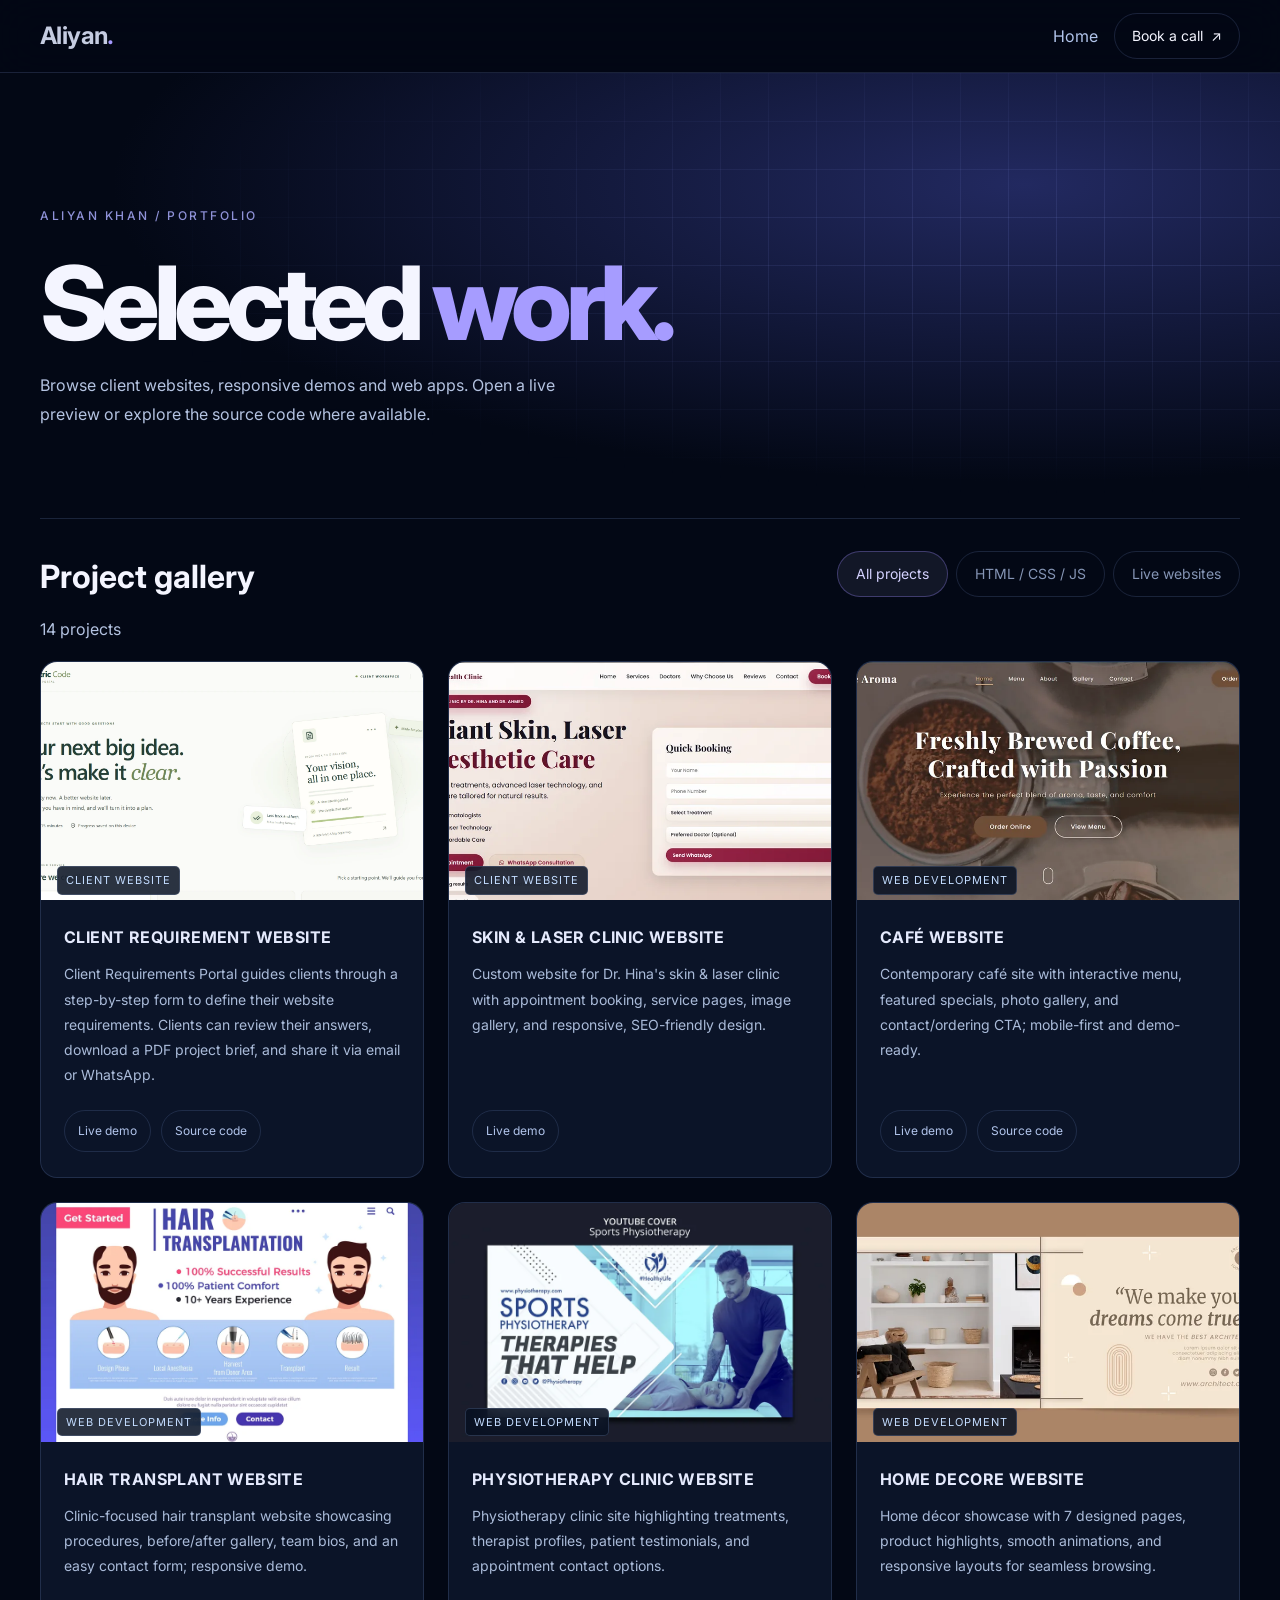
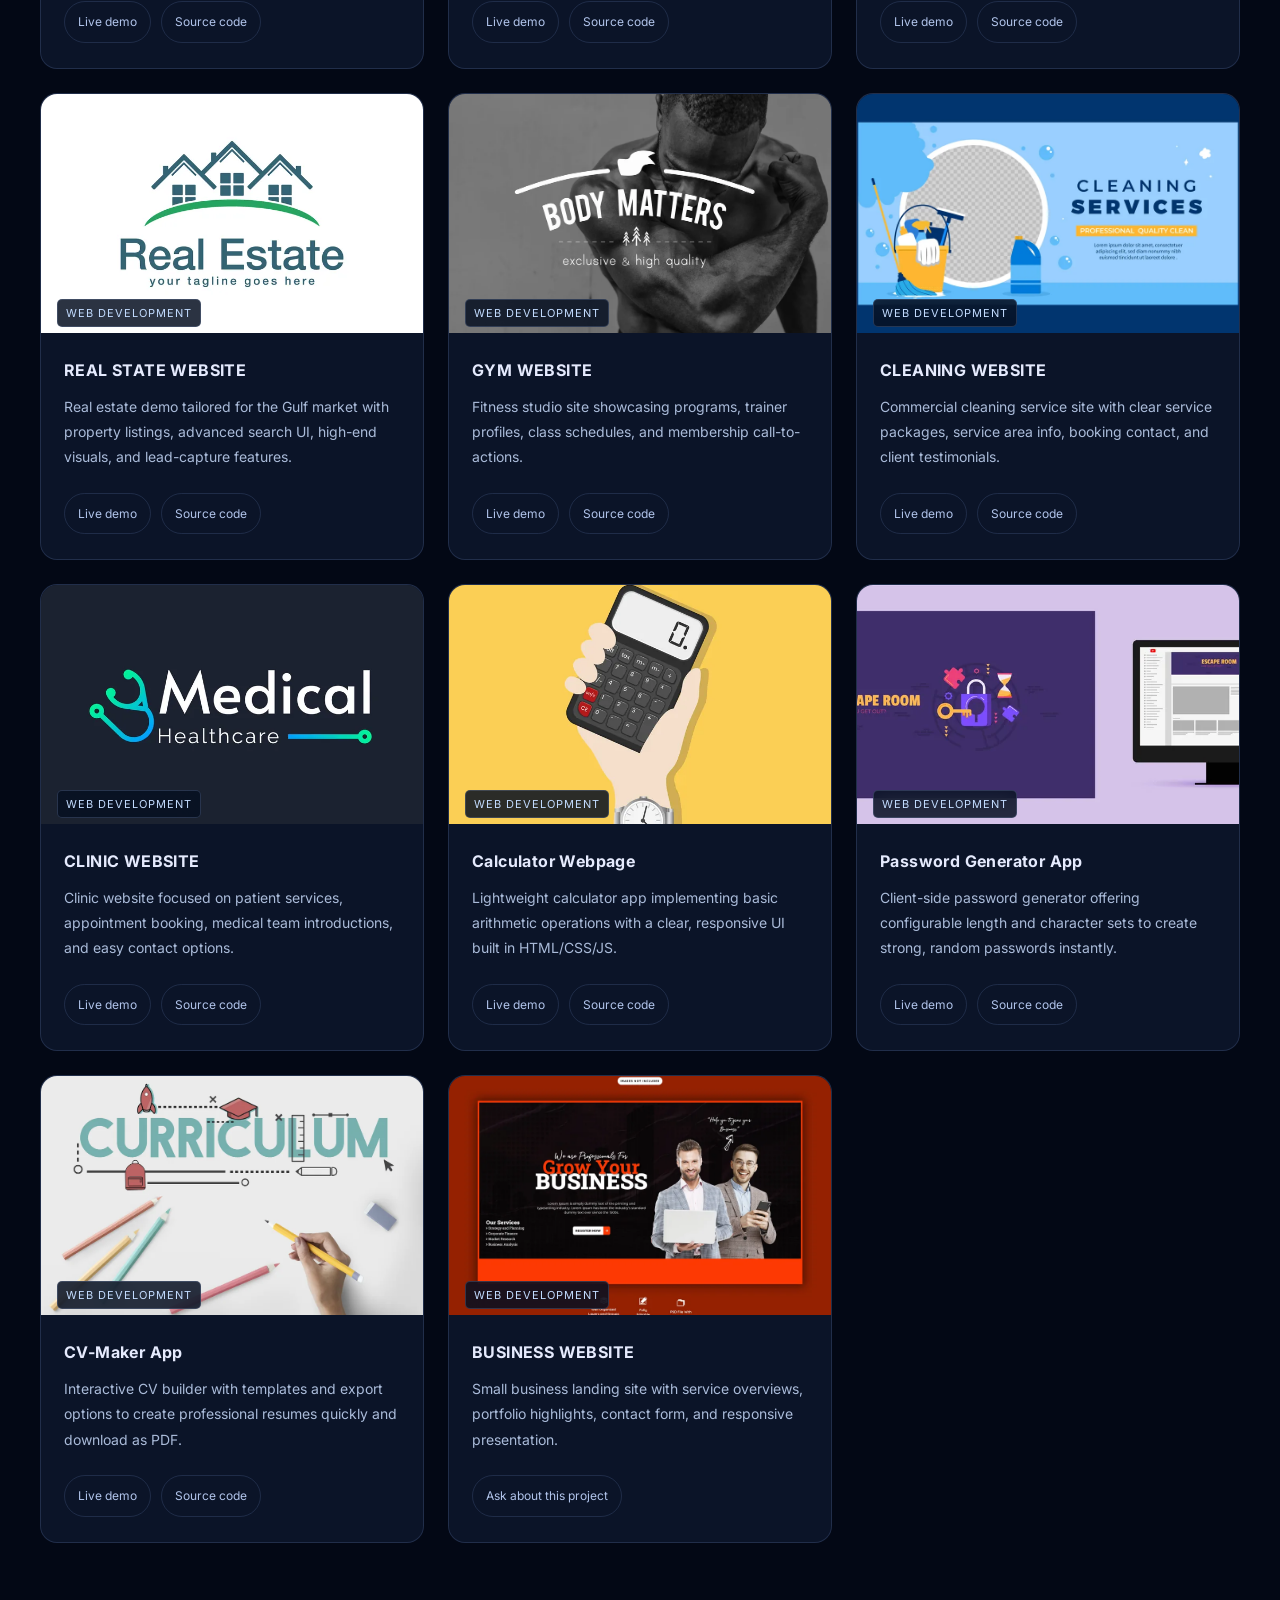
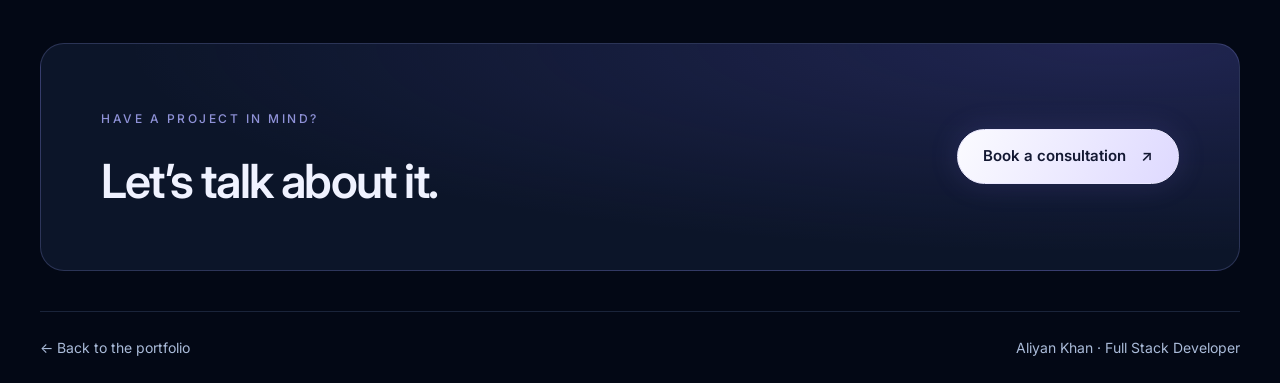
<file: projects.html>
<!DOCTYPE html>
<html lang="en">
<head>
    <meta charset="UTF-8">
    <meta name="viewport" content="width=device-width, initial-scale=1.0">
    <meta name="description" content="Explore Aliyan Khan’s client websites, responsive demos, and web apps.">
    <meta property="og:title" content="Selected Projects | Aliyan Khan">
    <meta property="og:description" content="Browse client websites, responsive demos, and web apps with live previews and source code.">
    <meta property="og:type" content="website">
    <title>Selected Projects | Aliyan Khan</title>
    <link rel="stylesheet" href="utilities.css">
    <link rel="stylesheet" href="https://fonts.googleapis.com/css2?family=Inter:wght@400;500;600;700;800&display=swap">
    <link rel="stylesheet" href="style.css">
    <script src="projects.js" defer></script>
</head>
<body class="font-inter projects-page">
    <a class="skip-link" href="#gallery">Skip to projects</a>
    <header class="gallery-header">
        <div class="gallery-shell">
            <a class="text-2xl font-bold tracking-tight" href="index.html" aria-label="Aliyan home"><span class="logo-text">Aliyan</span><span class="logo-dot">.</span></a>
            <nav aria-label="Portfolio">
                <a href="index.html">Home</a>
                <a href="index.html#consultation" class="nav-link-cta">Book a call <span aria-hidden="true">↗</span></a>
            </nav>
        </div>
    </header>
    <main>
        <section class="gallery-hero">
            <div class="gallery-shell">
                <p class="section-tag">ALIYAN KHAN / PORTFOLIO</p>
                <h1>Selected <span>work.</span></h1>
                <p>Browse client websites, responsive demos and web apps. Open a live preview or explore the source code where available.</p>
            </div>
        </section>
        <section id="gallery" class="gallery-shell" tabindex="-1" aria-labelledby="gallery-title">
            <div class="gallery-toolbar">
                <h2 id="gallery-title">Project gallery</h2>
                <div class="gallery-filters" role="group" aria-label="Filter projects" hidden>
                    <button type="button" class="filter-btn active-filter" data-filter="all" aria-pressed="true">All projects</button>
                    <button type="button" class="filter-btn" data-filter="html" aria-pressed="false">HTML / CSS / JS</button>
                    <button type="button" class="filter-btn" data-filter="live" aria-pressed="false">Live websites</button>
                </div>
            </div>
            <p class="project-status" role="status" id="project-status"></p>
            <button id="project-retry" class="btn-outline" type="button" hidden>Try again</button>
            <noscript><p>Enable JavaScript to load the gallery, or visit <a href="https://github.com/Aliyank001">Aliyan’s GitHub</a>.</p></noscript>
            <div class="project-grid" id="projects-container"></div>
        </section>
        <aside class="gallery-shell">
            <div class="work-preview">
                <div>
                    <span class="section-tag">HAVE A PROJECT IN MIND?</span>
                    <h2 class="section-heading">Let’s talk about it.</h2>
                </div>
                <a class="btn-primary" href="index.html#consultation">Book a consultation <span aria-hidden="true">↗</span></a>
            </div>
        </aside>
    </main>
    <footer class="gallery-shell gallery-footer"><a href="index.html">← Back to the portfolio</a><span>Aliyan Khan · Full Stack Developer</span></footer>
    <template id="project-template">
        <article class="project-card">
            <div class="project-media"><img class="project-img" alt="" width="640" height="400" loading="lazy" decoding="async"></div>
            <div class="project-overlay">
                <span class="project-category"></span>
                <h3></h3>
                <p></p>
                <div class="project-links flex flex-wrap"></div>
            </div>
        </article>
    </template>
</body>
</html>
</file>
<file: utilities.css>
/* Generated utility styles used by this portfolio. No runtime compiler required. */
*, ::before, ::after{--tw-border-spacing-x:0;--tw-border-spacing-y:0;--tw-translate-x:0;--tw-translate-y:0;--tw-rotate:0;--tw-skew-x:0;--tw-skew-y:0;--tw-scale-x:1;--tw-scale-y:1;--tw-pan-x: ;--tw-pan-y: ;--tw-pinch-zoom: ;--tw-scroll-snap-strictness:proximity;--tw-gradient-from-position: ;--tw-gradient-via-position: ;--tw-gradient-to-position: ;--tw-ordinal: ;--tw-slashed-zero: ;--tw-numeric-figure: ;--tw-numeric-spacing: ;--tw-numeric-fraction: ;--tw-ring-inset: ;--tw-ring-offset-width:0px;--tw-ring-offset-color:#fff;--tw-ring-color:rgb(59 130 246 / 0.5);--tw-ring-offset-shadow:0 0 #0000;--tw-ring-shadow:0 0 #0000;--tw-shadow:0 0 #0000;--tw-shadow-colored:0 0 #0000;--tw-blur: ;--tw-brightness: ;--tw-contrast: ;--tw-grayscale: ;--tw-hue-rotate: ;--tw-invert: ;--tw-saturate: ;--tw-sepia: ;--tw-drop-shadow: ;--tw-backdrop-blur: ;--tw-backdrop-brightness: ;--tw-backdrop-contrast: ;--tw-backdrop-grayscale: ;--tw-backdrop-hue-rotate: ;--tw-backdrop-invert: ;--tw-backdrop-opacity: ;--tw-backdrop-saturate: ;--tw-backdrop-sepia: ;--tw-contain-size: ;--tw-contain-layout: ;--tw-contain-paint: ;--tw-contain-style: }::backdrop{--tw-border-spacing-x:0;--tw-border-spacing-y:0;--tw-translate-x:0;--tw-translate-y:0;--tw-rotate:0;--tw-skew-x:0;--tw-skew-y:0;--tw-scale-x:1;--tw-scale-y:1;--tw-pan-x: ;--tw-pan-y: ;--tw-pinch-zoom: ;--tw-scroll-snap-strictness:proximity;--tw-gradient-from-position: ;--tw-gradient-via-position: ;--tw-gradient-to-position: ;--tw-ordinal: ;--tw-slashed-zero: ;--tw-numeric-figure: ;--tw-numeric-spacing: ;--tw-numeric-fraction: ;--tw-ring-inset: ;--tw-ring-offset-width:0px;--tw-ring-offset-color:#fff;--tw-ring-color:rgb(59 130 246 / 0.5);--tw-ring-offset-shadow:0 0 #0000;--tw-ring-shadow:0 0 #0000;--tw-shadow:0 0 #0000;--tw-shadow-colored:0 0 #0000;--tw-blur: ;--tw-brightness: ;--tw-contrast: ;--tw-grayscale: ;--tw-hue-rotate: ;--tw-invert: ;--tw-saturate: ;--tw-sepia: ;--tw-drop-shadow: ;--tw-backdrop-blur: ;--tw-backdrop-brightness: ;--tw-backdrop-contrast: ;--tw-backdrop-grayscale: ;--tw-backdrop-hue-rotate: ;--tw-backdrop-invert: ;--tw-backdrop-opacity: ;--tw-backdrop-saturate: ;--tw-backdrop-sepia: ;--tw-contain-size: ;--tw-contain-layout: ;--tw-contain-paint: ;--tw-contain-style: }/* ! tailwindcss v3.4.17 | MIT License | https://tailwindcss.com */*,::after,::before{box-sizing:border-box;border-width:0;border-style:solid;border-color:#e5e7eb}::after,::before{--tw-content:''}:host,html{line-height:1.5;-webkit-text-size-adjust:100%;-moz-tab-size:4;tab-size:4;font-family:ui-sans-serif, system-ui, sans-serif, "Apple Color Emoji", "Segoe UI Emoji", "Segoe UI Symbol", "Noto Color Emoji";font-feature-settings:normal;font-variation-settings:normal;-webkit-tap-highlight-color:transparent}body{margin:0;line-height:inherit}hr{height:0;color:inherit;border-top-width:1px}abbr:where([title]){-webkit-text-decoration:underline dotted;text-decoration:underline dotted}h1,h2,h3,h4,h5,h6{font-size:inherit;font-weight:inherit}a{color:inherit;text-decoration:inherit}b,strong{font-weight:bolder}code,kbd,pre,samp{font-family:ui-monospace, SFMono-Regular, Menlo, Monaco, Consolas, "Liberation Mono", "Courier New", monospace;font-feature-settings:normal;font-variation-settings:normal;font-size:1em}small{font-size:80%}sub,sup{font-size:75%;line-height:0;position:relative;vertical-align:baseline}sub{bottom:-.25em}sup{top:-.5em}table{text-indent:0;border-color:inherit;border-collapse:collapse}button,input,optgroup,select,textarea{font-family:inherit;font-feature-settings:inherit;font-variation-settings:inherit;font-size:100%;font-weight:inherit;line-height:inherit;letter-spacing:inherit;color:inherit;margin:0;padding:0}button,select{text-transform:none}button,input:where([type=button]),input:where([type=reset]),input:where([type=submit]){-webkit-appearance:button;background-color:transparent;background-image:none}:-moz-focusring{outline:auto}:-moz-ui-invalid{box-shadow:none}progress{vertical-align:baseline}::-webkit-inner-spin-button,::-webkit-outer-spin-button{height:auto}[type=search]{-webkit-appearance:textfield;outline-offset:-2px}::-webkit-search-decoration{-webkit-appearance:none}::-webkit-file-upload-button{-webkit-appearance:button;font:inherit}summary{display:list-item}blockquote,dd,dl,figure,h1,h2,h3,h4,h5,h6,hr,p,pre{margin:0}fieldset{margin:0;padding:0}legend{padding:0}menu,ol,ul{list-style:none;margin:0;padding:0}dialog{padding:0}textarea{resize:vertical}input::placeholder,textarea::placeholder{opacity:1;color:#9ca3af}[role=button],button{cursor:pointer}:disabled{cursor:default}audio,canvas,embed,iframe,img,object,svg,video{display:block;vertical-align:middle}img,video{max-width:100%;height:auto}[hidden]:where(:not([hidden=until-found])){display:none}.visible{visibility:visible}.fixed{position:fixed}.left-0{left:0px}.top-0{top:0px}.z-50{z-index:50}.mx-auto{margin-left:auto;margin-right:auto}.mb-14{margin-bottom:3.5rem}.mb-2{margin-bottom:0.5rem}.mb-20{margin-bottom:5rem}.mb-4{margin-bottom:1rem}.mb-5{margin-bottom:1.25rem}.mb-6{margin-bottom:1.5rem}.mb-8{margin-bottom:2rem}.mt-12{margin-top:3rem}.flex{display:flex}.grid{display:grid}.hidden{display:none}.w-full{width:100%}.max-w-4xl{max-width:56rem}.max-w-6xl{max-width:72rem}.max-w-7xl{max-width:80rem}.cursor-pointer{cursor:pointer}.grid-cols-1{grid-template-columns:repeat(1, minmax(0, 1fr))}.grid-cols-2{grid-template-columns:repeat(2, minmax(0, 1fr))}.flex-col{flex-direction:column}.flex-wrap{flex-wrap:wrap}.items-center{align-items:center}.justify-center{justify-content:center}.justify-between{justify-content:space-between}.gap-12{gap:3rem}.gap-16{gap:4rem}.gap-3{gap:0.75rem}.gap-4{gap:1rem}.gap-5{gap:1.25rem}.gap-6{gap:1.5rem}.gap-8{gap:2rem}.space-x-1 > :not([hidden]) ~ :not([hidden]){--tw-space-x-reverse:0;margin-right:calc(0.25rem * var(--tw-space-x-reverse));margin-left:calc(0.25rem * calc(1 - var(--tw-space-x-reverse)))}.px-4{padding-left:1rem;padding-right:1rem}.px-6{padding-left:1.5rem;padding-right:1.5rem}.py-3{padding-top:0.75rem;padding-bottom:0.75rem}.text-center{text-align:center}.font-inter{font-family:Inter, sans-serif}.text-2xl{font-size:1.5rem;line-height:2rem}.text-base{font-size:1rem;line-height:1.5rem}.font-bold{font-weight:700}.leading-relaxed{line-height:1.625}.tracking-tight{letter-spacing:-0.025em}.text-blue-500{--tw-text-opacity:1;color:rgb(59 130 246 / var(--tw-text-opacity, 1))}.text-cyan-400{--tw-text-opacity:1;color:rgb(34 211 238 / var(--tw-text-opacity, 1))}.text-emerald-500{--tw-text-opacity:1;color:rgb(16 185 129 / var(--tw-text-opacity, 1))}.text-green-500{--tw-text-opacity:1;color:rgb(34 197 94 / var(--tw-text-opacity, 1))}.text-orange-500{--tw-text-opacity:1;color:rgb(249 115 22 / var(--tw-text-opacity, 1))}.text-purple-500{--tw-text-opacity:1;color:rgb(168 85 247 / var(--tw-text-opacity, 1))}.text-yellow-400{--tw-text-opacity:1;color:rgb(250 204 21 / var(--tw-text-opacity, 1))}@media (min-width: 640px){.sm\:grid-cols-2{grid-template-columns:repeat(2, minmax(0, 1fr))}.sm\:grid-cols-3{grid-template-columns:repeat(3, minmax(0, 1fr))}}@media (min-width: 768px){.md\:flex{display:flex}.md\:hidden{display:none}.md\:grid-cols-2{grid-template-columns:repeat(2, minmax(0, 1fr))}.md\:grid-cols-4{grid-template-columns:repeat(4, minmax(0, 1fr))}.md\:px-6{padding-left:1.5rem;padding-right:1.5rem}.md\:py-4{padding-top:1rem;padding-bottom:1rem}.md\:text-3xl{font-size:1.875rem;line-height:2.25rem}}@media (min-width: 1024px){.lg\:col-span-2{grid-column:span 2 / span 2}.lg\:col-span-3{grid-column:span 3 / span 3}.lg\:grid-cols-2{grid-template-columns:repeat(2, minmax(0, 1fr))}.lg\:grid-cols-3{grid-template-columns:repeat(3, minmax(0, 1fr))}.lg\:grid-cols-5{grid-template-columns:repeat(5, minmax(0, 1fr))}.lg\:grid-cols-7{grid-template-columns:repeat(7, minmax(0, 1fr))}}
</file>
<file: style.css>
/* Holographic Lab — Aliyan's portfolio */
:root {
    color-scheme:dark;
    --nav-height:80px;
    --section-space:110px;
    --bg-deepest:#030815;
    --bg-deep:#070e20;
    --text-bright:#f4f5ff;
    --text-primary:#c5cce1;
    --text-muted:#8c9ab8;
    --accent:#76e5ff;
    --border:rgba(142,173,240,.17);
    --border-hover:rgba(113,211,255,.5);
    --glow:rgba(105,110,255,.15);
    --gradient-accent:linear-gradient(110deg,#6aeaff,#a798ff);
    --gradient-card:linear-gradient(145deg,rgba(20,32,60,.75),rgba(5,12,29,.9));
    --radius-lg:20px;
    --radius-md:14px;
    --radius-sm:10px;
    --transition:cubic-bezier(.2,.7,.2,1)
}

*,*::before,*::after {
    box-sizing:border-box
}

html {
    scroll-behavior:smooth;
    scroll-padding-top:calc(var(--nav-height) + 28px)
}

body {
    margin:0;
    background:var(--bg-deepest);
    color:var(--text-primary);
    font-family:Inter,sans-serif;
    line-height:1.65;
    overflow-x:clip
}

a,button,input,textarea {
    -webkit-tap-highlight-color:transparent
}

a {
    color:inherit;
    text-decoration:none
}

button,input,textarea {
    font:inherit
}

button,a {
    touch-action:manipulation
}

button {
    cursor:pointer
}

button:disabled {
    opacity:.45;
    cursor:wait
}

::selection {
    background:#635ad5;
    color:white
}

:focus-visible {
    outline:2px solid #76e5ff;
    outline-offset:5px
}

img {
    max-width:100%;
    display:block
}

button {
    color:inherit
}

::-webkit-scrollbar {
    width:7px
}

::-webkit-scrollbar-thumb {
    background:#273451;
    border-radius:10px
}

.noise-overlay {
    position:fixed;
    inset:0;
    z-index:100;
    opacity:.018;
    pointer-events:none;
    background-image:url("data:image/svg+xml,%3Csvg viewBox='0 0 180 180' xmlns='http://www.w3.org/2000/svg'%3E%3Cfilter id='n'%3E%3CfeTurbulence type='fractalNoise' baseFrequency='.8' numOctaves='3' stitchTiles='stitch'/%3E%3C/filter%3E%3Cpath fill='%23fff' filter='url(%23n)' d='M0 0h180v180H0z'/%3E%3C/svg%3E")
}

header {
    background:rgba(3,8,21,.72);
    border-bottom:1px solid transparent;
    backdrop-filter:blur(20px);
    transition:background .3s,border-color .3s
}

header.scrolled {
    background:rgba(3,8,21,.94);
    border-color:var(--border)
}

header>.max-w-7xl {
    min-height:80px
}

#logo {
    display:flex;
    align-items:center;
    color:var(--text-bright);
    font-size:25px;
    font-weight:700;
    letter-spacing:-1px
}

#logo::before {
    content:'Λ';
    display:inline-grid;
    place-items:center;
    width:32px;
    height:34px;
    margin-right:12px;
    font-size:33px;
    font-weight:800;
    background:linear-gradient(140deg,#a69cff,#5065ff);
    background-clip:text;
    -webkit-text-fill-color:transparent
}

.logo-dot {
    color:#a599ff
}

.nav-link {
    font-size:14px;
    padding:11px 14px;
    color:#abb7d0;
    transition:color .2s
}

.nav-link:hover,.active-link {
    color:#8deaff
}

.nav-link-cta {
    display:inline-flex;
    align-items:center;
    gap:8px;
    font-size:14px;
    margin-left:16px;
    padding:10px 17px;
    border:1px solid var(--border);
    border-radius:30px;
    color:var(--text-bright)
}

.nav-link-cta:hover {
    border-color:var(--border-hover)
}

.hamburger-btn {
    width:40px;
    height:40px;
    border:1px solid var(--border);
    border-radius:12px;
    background:#0b152b;
    flex-direction:column;
    align-items:center;
    justify-content:center;
    gap:5px
}

.hamburger-line {
    display:block;
    width:19px;
    height:1px;
    background:#dce3ff;
    transition:transform .25s,opacity .25s
}

.hamburger-btn.active .hamburger-line:first-child {
    transform:translateY(6px) rotate(45deg)
}

.hamburger-btn.active .hamburger-line:nth-child(2) {
    opacity:0
}

.hamburger-btn.active .hamburger-line:last-child {
    transform:translateY(-6px) rotate(-45deg)
}

.mobile-menu-panel {
    padding:10px 20px 20px;
    background:#070e20;
    border-bottom:1px solid var(--border)
}

.mobile-link {
    display:flex;
    gap:14px;
    padding:12px;
    border-radius:9px;
    font-size:16px
}

.mobile-link:hover {
    background:#121d35;
    color:#8deaff
}

.hero-section {
    position:relative;
    padding:108px 0 0;
    min-height:820px;
    overflow:hidden;
    background:radial-gradient(ellipse at 75% 40%,#11174670,transparent 55%)
}

.hero-grid {
    position:absolute;
    inset:0;
    opacity:.12;
    pointer-events:none;
    background-image:linear-gradient(#3a4c7b 1px,transparent 1px),linear-gradient(90deg,#3a4c7b 1px,transparent 1px);
    background-size:100px 100px;
    mask-image:radial-gradient(ellipse at 70% 45%,black,transparent 65%)
}

.hero-layout {
    max-width:1280px;
    margin:auto;
    padding:0 28px;
    display:grid;
    grid-template-columns:1fr 1.15fr;
    align-items:center;
    position:relative
}

.hero-copy {
    position:relative;
    z-index:2;
    padding:16px 0 55px
}

.hero-eyebrow {
    display:flex;
    align-items:center;
    gap:12px;
    font-size:12px;
    letter-spacing:3px;
    font-weight:500;
    color:#82e6f2;
    margin-bottom:30px
}

.eyebrow-divider {
    color:#5d6a8b;
    margin:0 4px
}

.status-dot {
    display:inline-block;
    width:7px;
    height:7px;
    border-radius:50%;
    background:#9e99ff;
    box-shadow:0 0 18px #8f87ff;
    flex-shrink:0
}

.hero-heading {
    font-size:clamp(48px,5.5vw,78px);
    line-height:1.05;
    font-weight:700;
    color:#f5f6ff;
    letter-spacing:-4px;
    margin:0 0 26px
}

.name-highlight {
    color:#e9e8ff
}

.name-highlight::after {
    content:'';
    display:inline-block;
    width:12px;
    height:12px;
    border-radius:50%;
    background:#8d7eff;
    margin-left:3px;
    box-shadow:0 0 25px #6c60fa
}

.hero-desc {
    max-width:420px;
    font-size:16px;
    line-height:1.8;
    color:#a6b4d2;
    margin:0 0 19px
}

.hero-role {
    display:flex;
    align-items:center;
    gap:5px;
    font-size:14px;
    color:#b0b9db;
    min-height:24px;
    margin-bottom:26px
}

.role-line {
    width:22px;
    height:1px;
    background:#70dfff;
    margin-right:5px
}

#typed-text {
    color:#8deaff
}

.hero-actions {
    display:flex;
    gap:14px;
    flex-wrap:wrap
}

.btn-primary,.btn-outline,.btn-submit-pro {
    display:inline-flex;
    align-items:center;
    justify-content:center;
    gap:15px;
    padding:14px 25px;
    border-radius:50px;
    font-size:15px;
    font-weight:600;
    min-height:49px;
    transition:transform .25s,box-shadow .25s,border-color .25s
}

.btn-primary,.btn-submit-pro {
    background:linear-gradient(115deg,#fbfbff,#ded9ff);
    color:#131832;
    border:1px solid #ebe8ff;
    box-shadow:0 0 30px #9082ff25
}

.btn-primary:hover,.btn-submit-pro:hover {
    box-shadow:0 0 35px #8f81ff55;
    transform:translateY(-3px)
}

.btn-outline {
    border:1px solid #283552;
    background:rgba(7,14,32,.4);
    color:#e2e7ff
}

.btn-outline:hover {
    border-color:#8b9fde;
    transform:translateY(-3px)
}

.hero-stats {
    display:flex;
    gap:40px;
    margin-top:45px
}

.stat-card {
    min-width:0
}

.stat-number,.stat-suffix {
    font-size:26px;
    line-height:1.2;
    font-weight:500;
    color:#c2cfff;
    letter-spacing:-1px
}

.stat-label {
    display:block;
    color:#7d91b8;
    font-size:12px;
    margin-top:7px
}

.hero-bottom {
    max-width:1224px;
    margin:0 auto;
    display:flex;
    align-items:center;
    justify-content:space-between;
    gap:18px;
    padding:22px 0;
    border-top:1px solid var(--border);
    font-size:12px;
    letter-spacing:1.7px;
    color:#889abd;
    position:relative;
    z-index:2
}

.hero-bottom>span,.hero-bottom>a {
    display:flex;
    align-items:center;
    gap:10px
}

.hero-bottom a:hover {
    color:#a0edff
}

.holo-scene {
    position:relative;
    width:100%;
    height:580px;
    perspective:1100px;
    isolation:isolate;
    transform:translateY(-22px)
}

#holo-canvas {
    position:absolute;
    inset:0;
    width:100%;
    height:100%;
    z-index:2;
    pointer-events:none
}

.globe-halo {
    position:absolute;
    inset:8% 0 2%;
    border-radius:50%;
    background:radial-gradient(ellipse,#4637bf22 0,#1365cc15 45%,transparent 70%);
    filter:blur(10px)
}

.orbit {
    position:absolute;
    left:9%;
    top:17%;
    width:82%;
    height:66%;
    border:1px solid #65dfff5c;
    border-radius:50%;
    box-shadow:0 0 12px #3b94ff20,inset 0 0 12px #4a75ff13;
    z-index:3;
    pointer-events:none
}

.orbit::after {
    content:'';
    position:absolute;
    width:7px;
    height:7px;
    left:17%;
    top:12%;
    background:#a2edff;
    border-radius:50%;
    box-shadow:0 0 14px 5px #3775ffaa
}

.orbit-one {
    transform:rotateZ(-24deg) rotateX(64deg);
    animation:orbitA 24s linear infinite
}

.orbit-two {
    border-color:#9680ff80;
    transform:rotateZ(58deg) rotateX(57deg);
    animation:orbitB 32s linear infinite
}

.orbit-three {
    left:2%;
    top:14%;
    width:96%;
    height:74%;
    border-color:#608ce333;
    transform:rotateZ(-40deg) rotateY(60deg)
}

.code-panel {
    position:absolute;
    z-index:4;
    padding:15px 18px;
    background:linear-gradient(130deg,#112641c7,#10132ac9);
    border:1px solid #5ba2e275;
    border-radius:12px;
    box-shadow:0 0 18px #297ee525,inset 0 0 24px #397fff0a;
    backdrop-filter:blur(12px);
    animation:panelFloat 7s ease-in-out infinite;
    pointer-events:none
}

.panel-caption {
    display:block;
    color:#8bafd2;
    font:8px Inter,sans-serif;
    letter-spacing:1.5px;
    margin-bottom:12px
}

.code-panel code {
    display:block;
    color:#b2c6f5;
    font:11px/1.7 Consolas,monospace
}

.code-panel code span {
    color:#a48bff
}

.code-panel strong {
    display:block;
    color:#a7afff;
    font:28px Consolas,monospace;
    margin-bottom:7px
}

.panel-one {
    top:9%;
    left:3%;
    width:135px;
    transform:rotate(-6deg)
}

.panel-two {
    right:-2%;
    top:27%;
    width:155px;
    animation-delay:-2s;
    border-color:#8974ff88
}

.panel-three {
    bottom:16%;
    left:0;
    width:190px;
    animation-delay:-4s
}

.code-progress {
    height:3px;
    background:#203254;
    margin-top:15px;
    border-radius:5px;
    overflow:hidden
}

.code-progress span {
    display:block;
    width:65%;
    height:100%;
    background:linear-gradient(90deg,#4bddff,#8f8aff)
}

.scene-axis {
    position:absolute;
    right:0;
    top:4%;
    display:flex;
    flex-direction:column;
    gap:15px;
    font-size:11px;
    letter-spacing:2px;
    color:#7188b0;
    border-left:1px solid #4b5d9140;
    padding-left:12px
}

.globe-floor {
    position:absolute;
    bottom:5%;
    left:10%;
    width:80%;
    height:36px;
    border:1px solid #5578ca42;
    border-radius:50%;
    background:radial-gradient(ellipse,#5650ec25,transparent 70%);
    box-shadow:0 0 40px #5864ff15
}

.scene-coordinate {
    position:absolute;
    bottom:0;
    right:1%;
    font-size:10px;
    letter-spacing:2px;
    color:#6f82a5
}

@keyframes panelFloat {
    0%,100% {
        translate:0 0
    }
    50% {
        translate:0 -13px
    }
}

@keyframes orbitA {
    from {
        transform:rotateZ(-24deg) rotateX(64deg) rotate(0)
    }
    to {
        transform:rotateZ(-24deg) rotateX(64deg) rotate(360deg)
    }
}

@keyframes orbitB {
    from {
        transform:rotateZ(58deg) rotateX(57deg) rotate(360deg)
    }
    to {
        transform:rotateZ(58deg) rotateX(57deg) rotate(0)
    }
}

.section-padding {
    padding:var(--section-space) 0;
    scroll-margin-top:calc(0px - var(--section-space));
    position:relative;
    border-top:1px solid #7792d10b
}

.section-alt {
    background:linear-gradient(180deg,#080f20aa,#050b19)
}

.section-tag {
    font-size:12px;
    letter-spacing:2.5px;
    font-weight:500;
    color:#8f92d8;
    display:inline-block;
    margin-bottom:17px
}

.section-heading {
    font-size:clamp(30px,3.8vw,47px);
    line-height:1.2;
    font-weight:600;
    letter-spacing:-1.8px;
    color:#f0f2ff;
    margin:0
}

.section-line {
    height:1px;
    width:48px;
    background:linear-gradient(90deg,#6aeaff,#9a84ff);
    margin:24px auto
}

.section-desc {
    color:#8191b0;
    font-size:16px;
    max-width:490px;
    margin:15px auto 0
}

.section-padding .mb-20 {
    margin-bottom:55px
}

.text-muted {
    color:var(--text-muted)
}

.gradient-text-accent {
    background:var(--gradient-accent);
    background-clip:text;
    -webkit-text-fill-color:transparent
}

.about-subtitle {
    color:var(--text-bright);
    font-weight:600;
    letter-spacing:-.6px
}

.about-image-wrap {
    position:relative;
    width:360px;
    height:420px;
    border:1px solid #647bb34a;
    border-radius:160px 160px 22px 22px;
    padding:10px;
    background:linear-gradient(145deg,#677cff12,#1b184d50);
    box-shadow:0 0 75px #6256ff0e
}

.about-img {
    width:100%;
    height:100%;
    object-fit:cover;
    object-position:center top;
    border-radius:150px 150px 15px 15px
}

.about-image-ring {
    position:absolute;
    inset:-12px;
    border:1px solid #647bb321;
    border-radius:170px 170px 30px 30px;
    pointer-events:none
}

.about-image-ring-2 {
    display:none
}

.experience-badge {
    position:absolute;
    bottom:30px;
    right:-26px;
    display:flex;
    gap:12px;
    align-items:center;
    padding:16px 22px;
    background:#0d1831e8;
    backdrop-filter:blur(15px);
    border:1px solid #6e83ce5c;
    border-radius:14px;
    box-shadow:0 10px 30px #0005
}

.exp-number {
    font-size:35px;
    font-weight:600;
    color:#b5b8ff
}

.exp-label {
    font-size:12px;
    color:#9dabc7;
    line-height:1.5
}

.info-item {
    display:flex;
    align-items:center;
    gap:12px;
    padding:13px 0
}

.info-item>i {
    font-size:22px;
    color:#929df3
}

.info-label {
    display:block;
    font-size:12px;
    color:#7a89a9
}

.info-value {
    font-size:14px;
    color:#d7def4
}

.skill-card-pro {
    padding:23px 10px;
    border:1px solid var(--border);
    border-radius:15px;
    background:linear-gradient(145deg,#111d355e,#080f20);
    text-align:center;
    transition:border-color .3s,box-shadow .3s,transform .3s
}

.skill-card-pro:hover {
    border-color:#8399d669;
    box-shadow:0 0 25px #4656d41a
}

.skill-icon-wrap {
    font-size:35px;
    line-height:1.4;
    margin-bottom:12px
}

.skill-name {
    display:block;
    font-size:14px;
    color:#dbe3fa
}

.skill-bar {
    height:2px;
    border-radius:4px;
    background:#22304b;
    margin:17px 10px 0;
    overflow:hidden
}

.skill-fill {
    height:100%;
    width:0;
    background:var(--gradient-accent);
    transition:width 1.2s var(--transition)
}

.tool-tag {
    display:inline-flex;
    align-items:center;
    gap:8px;
    border:1px solid #42527d4d;
    border-radius:50px;
    padding:9px 16px;
    font-size:14px;
    color:#a3b0d1;
    background:#101a2b66
}

.tool-tag:hover {
    border-color:#7e8fc9
}

.service-card-pro {
    position:relative;
    padding:35px 30px;
    border:1px solid var(--border);
    border-radius:18px;
    background:linear-gradient(140deg,#121b325e,#060d1c);
    transition:transform .3s,border-color .3s;
    overflow:hidden
}

.service-card-pro:hover {
    border-color:#7993d47a
}

.service-card-pro.featured {
    background:radial-gradient(ellipse at top,#40379a2b,transparent 70%),#0b1124;
    border-color:#7970e063
}

.service-number {
    position:absolute;
    top:26px;
    right:26px;
    color:#4a587a;
    font-size:14px;
    font-family:monospace
}

.service-icon-pro {
    display:grid;
    place-items:center;
    width:52px;
    height:52px;
    border-radius:14px;
    background:#26254e6e;
    border:1px solid #8a91ed24;
    color:#a2b5ff;
    font-size:25px;
    margin-bottom:28px
}

.service-card-pro h3 {
    font-size:19px;
    line-height:1.4;
    font-weight:500;
    color:#e9edff;
    margin-bottom:15px;
    letter-spacing:-.5px
}

.service-card-pro p {
    font-size:14px;
    color:#8191af;
    line-height:1.9
}

.service-features {
    list-style:none;
    padding:0;
    margin:24px 0 30px;
    display:grid;
    gap:12px;
    font-size:14px;
    color:#a6b4d0
}

.service-features i {
    margin-right:9px;
    color:#7bdcf5
}

.service-cta {
    display:flex;
    align-items:center;
    justify-content:space-between;
    font-size:14px;
    color:#c4d0f1;
    padding-top:20px;
    border-top:1px solid var(--border)
}

.featured-badge {
    position:absolute;
    top:27px;
    left:100px;
    font-size:11px;
    letter-spacing:1px;
    text-transform:uppercase;
    border:1px solid #8d83d95e;
    color:#b9b0ff;
    border-radius:20px;
    padding:4px 9px
}

.filter-btn {
    border:1px solid var(--border);
    border-radius:30px;
    background:transparent;
    color:#8595b5;
    padding:10px 18px;
    font-size:14px;
    transition:background .25s,color .25s
}

.filter-btn:hover {
    color:#dce3fc;
    border-color:#647aae
}

.filter-btn.active-filter {
    background:#c6c4ff14;
    color:#d4d2ff;
    border-color:#8273d866
}

.project-card {
    height:100%;
    overflow:hidden;
    background:#0b1428;
    border:1px solid var(--border);
    border-radius:17px;
    transition:border-color .3s,transform .3s
}

.project-card:hover {
    border-color:#6f7fad;
    transform:translateY(-4px)
}

.project-img {
    width:100%;
    height:220px;
    object-fit:cover;
    background:#101a30;
    transition:transform .6s
}

.project-card:hover .project-img {
    transform:scale(1.035)
}

.project-overlay {
    padding:25px 23px;
    position:relative;
    opacity:1
}

.project-overlay h3 {
    color:#e5eafd;
    font-size:16px;
    letter-spacing:.4px;
    font-weight:500;
    line-height:1.5;
    min-height:42px
}

.project-overlay p {
    color:#7f91b1;
    font-size:14px;
    line-height:1.8;
    min-height:79px;
    margin:12px 0 23px;
    padding:0
}

.project-overlay .flex {
    gap:10px
}

.project-overlay a {
    display:inline-flex;
    align-items:center;
    gap:7px;
    border:1px solid #38496d75;
    border-radius:30px;
    padding:9px 13px;
    font-size:12px;
    color:#b1c4eb;
    transition:background .2s
}

.project-overlay a:hover {
    background:#6578b126;
    color:#c8f6ff
}

.project-category {
    position:absolute;
    top:-34px;
    left:16px;
    background:#061021d9;
    border:1px solid #829dca40;
    border-radius:5px;
    padding:4px 8px;
    color:#c3dcff;
    font-size:11px;
    letter-spacing:1px;
    text-transform:uppercase;
    backdrop-filter:blur(10px)
}

.testimonial-card {
    padding:30px;
    border:1px solid var(--border);
    border-radius:16px;
    background:linear-gradient(135deg,#0f182b80,#060d1b);
    transition:transform .3s
}

.testimonial-stars {
    font-size:14px;
    letter-spacing:3px;
    color:#a198ed
}

.testimonial-text {
    font-size:15px;
    color:#a5b2ce;
    line-height:1.95;
    margin:22px 0 30px
}

.testimonial-author {
    display:flex;
    align-items:center;
    gap:12px;
    border-top:1px solid #7c8eba1a;
    padding-top:21px
}

.testimonial-avatar {
    width:37px;
    height:37px;
    display:grid;
    place-items:center;
    border-radius:50%;
    background:#253050;
    color:#bbc5ff;
    font-size:14px
}

.testimonial-name {
    display:block;
    font-size:14px;
    color:#d9e1f7
}

.testimonial-role {
    display:block;
    font-size:12px;
    color:#7d8cae
}

.contact-info-card {
    display:flex;
    align-items:center;
    gap:17px;
    padding:22px;
    border:1px solid var(--border);
    border-radius:15px;
    background:#0e182b66
}

.contact-info-icon {
    display:grid;
    place-items:center;
    width:42px;
    height:42px;
    background:#282c5066;
    border-radius:12px;
    font-size:22px;
    color:#aaa8ff
}

.contact-info-label {
    display:block;
    font-size:12px;
    color:#8492b2;
    margin-bottom:3px
}

.contact-info-value {
    font-size:15px;
    color:#d4def5;
    overflow-wrap:anywhere
}

.social-links-grid {
    display:flex;
    gap:12px
}

.social-icon-btn,.footer-social a {
    width:43px;
    height:43px;
    display:grid;
    place-items:center;
    border:1px solid var(--border);
    border-radius:12px;
    color:#97a9ce;
    transition:transform .25s,border-color .25s
}

.social-icon-btn:hover,.footer-social a:hover {
    color:#9ceaff;
    border-color:#7fa7c6;
    transform:translateY(-3px)
}

.contact-form-pro {
    padding:32px;
    border:1px solid var(--border);
    border-radius:19px;
    background:linear-gradient(145deg,#141e345e,#080f20)
}

.form-group {
    margin-bottom:20px
}

.form-group label {
    display:block;
    font-size:14px;
    color:#a9b7d3;
    margin-bottom:9px
}

.form-group input,.form-group textarea {
    width:100%;
    border:1px solid #3b4c6d73;
    background:#050c1c99;
    border-radius:9px;
    padding:12px 15px;
    color:#e1e8ff;
    font-size:14px;
    transition:border-color .2s
}

.form-group input::placeholder,.form-group textarea::placeholder {
    color:#536686
}

.form-group input:focus,.form-group textarea:focus {
    border-color:#7f8dd6;
    outline:none
}

.form-group textarea {
    resize:vertical;
    min-height:120px
}

.btn-submit-pro {
    width:100%;
    border-radius:10px;
    font-size:14px
}

.footer-pro {
    border-top:1px solid var(--border);
    padding:65px 0 0;
    background:#030713
}

.footer-grid {
    display:grid;
    grid-template-columns:2fr 1fr 1fr;
    gap:70px;
    padding-bottom:55px
}

.footer-brand h3 {
    color:#e6eaff;
    letter-spacing:-1px
}

.footer-brand p {
    font-size:14px;
    max-width:320px;
    line-height:1.9;
    color:#7989a8
}

.footer-social {
    display:flex;
    gap:9px;
    margin-top:22px
}

.footer-social a {
    width:33px;
    height:33px;
    border-radius:9px;
    font-size:16px
}

.footer-links h4 {
    color:#c6cfe6;
    font-size:14px;
    font-weight:500;
    margin:4px 0 22px
}

.footer-links>a {
    display:block;
    font-size:14px;
    color:#7788aa;
    margin-bottom:13px
}

.footer-links>a:hover {
    color:#8deaff
}

.footer-bottom {
    display:flex;
    justify-content:space-between;
    gap:15px;
    padding:23px 0;
    border-top:1px solid var(--border);
    font-size:12px;
    color:#5c6e90
}

#ai-chatbot {
    position:fixed;
    bottom:23px;
    right:23px;
    z-index:70;
    display:flex;
    flex-direction:column;
    align-items:center;
    gap:12px
}

.chat-toggle-btn,.back-to-top {
    display:grid;
    place-items:center;
    width:52px;
    height:52px;
    border-radius:50%;
    background:linear-gradient(135deg,#333970,#131d3b);
    border:1px solid #7b8ee875;
    color:#d4e3ff;
    font-size:22px;
    box-shadow:0 0 28px #6777ec26
}

.chat-icon-close {
    display:none
}

.chat-toggle-btn.active .chat-icon-open {
    display:none
}

.chat-toggle-btn.active .chat-icon-close {
    display:block
}

.back-to-top {
    width:38px;
    height:38px;
    opacity:0;
    visibility:hidden;
    transform:translateY(12px);
    font-size:17px;
    transition:opacity .25s,transform .25s,visibility .25s
}

.back-to-top.visible {
    opacity:1;
    visibility:visible;
    transform:none
}

.chat-window {
    position:absolute;
    bottom:65px;
    right:0;
    width:370px;
    max-height:min(550px,75dvh);
    border:1px solid #657bb366;
    border-radius:18px;
    background:#091226f5;
    backdrop-filter:blur(20px);
    box-shadow:0 15px 60px #0009;
    display:flex;
    flex-direction:column;
    overflow:hidden;
    opacity:0;
    visibility:hidden;
    transform:translateY(15px) scale(.97);
    transition:opacity .25s,transform .25s,visibility .25s;
    pointer-events:none
}

.chat-window.open {
    opacity:1;
    visibility:visible;
    transform:none;
    pointer-events:auto
}

.chat-header {
    display:flex;
    align-items:center;
    justify-content:space-between;
    padding:16px;
    border-bottom:1px solid var(--border);
    background:#151c36
}

.chat-header-info {
    display:flex;
    align-items:center;
    gap:11px
}

.chat-avatar {
    position:relative;
    width:37px;
    height:37px;
    border-radius:11px;
    background:#363e6a;
    display:grid;
    place-items:center;
    color:#c9d9ff
}

.chat-status-dot {
    position:absolute;
    right:-1px;
    bottom:0;
    width:8px;
    height:8px;
    border-radius:50%;
    background:#7ce5ce;
    border:2px solid #151c36
}

.chat-title {
    font-size:14px;
    color:#e2e7ff;
    font-weight:500
}

.chat-subtitle {
    font-size:12px;
    color:#8899bb
}

.chat-close-btn {
    width:30px;
    height:30px;
    border:1px solid var(--border);
    border-radius:8px;
    background:transparent;
    color:#b4c1e2
}

.chat-messages {
    display:flex;
    flex-direction:column;
    gap:14px;
    padding:18px 14px;
    overflow-y:auto;
    min-height:190px;
    max-height:310px;
    flex:1;
    overscroll-behavior:contain
}

.chat-msg {
    display:flex;
    align-items:flex-end;
    gap:8px
}

.chat-msg.user {
    flex-direction:row-reverse
}

.chat-msg-avatar {
    display:grid;
    place-items:center;
    width:25px;
    height:25px;
    flex-shrink:0;
    border-radius:8px;
    background:#283255;
    color:#acbadf;
    font-size:14px
}

.chat-msg-bubble {
    max-width:85%;
    padding:11px 13px;
    border:1px solid #657bb32e;
    border-radius:13px;
    background:#151f37;
    color:#b6c4e0;
    font-size:14px;
    line-height:1.8;
    overflow-wrap:anywhere
}

.chat-msg.user .chat-msg-bubble {
    background:#3a3c71;
    color:#e4e7ff
}

.chat-input-area {
    padding:12px;
    border-top:1px solid var(--border)
}

.chat-suggestions {
    display:flex;
    flex-wrap:wrap;
    gap:5px;
    margin-bottom:10px
}

.chat-suggestion {
    padding:5px 9px;
    border:1px solid #4d62894d;
    border-radius:20px;
    background:#1a2540;
    font-size:12px;
    color:#a2b4d4
}

.chat-form {
    display:flex;
    gap:8px
}

.chat-input {
    min-width:0;
    flex:1;
    width:100%;
    padding:10px 12px;
    font-size:14px;
    color:#e1e9ff;
    border:1px solid #3b4d73;
    border-radius:10px;
    background:#0e192c
}

.chat-send-btn {
    width:40px;
    border:1px solid #7e83c8;
    border-radius:10px;
    background:#464b86;
    color:#e1e5ff
}

.chat-typing {
    display:flex;
    gap:5px
}

.chat-typing-dot {
    width:5px;
    height:5px;
    background:#a0a7ff;
    border-radius:50%;
    animation:typing 1s ease-in-out infinite
}

.chat-typing-dot:nth-child(2) {
    animation-delay:.15s
}

.chat-typing-dot:nth-child(3) {
    animation-delay:.3s
}

@keyframes typing {
    50% {
        opacity:.3;
        transform:translateY(-3px)
    }
}

/* Content is visible by default; progressive enhancement enables scroll reveals. */
@media(prefers-reduced-motion:no-preference) {
    .motion-ready .reveal,.motion-ready .reveal-left,.motion-ready .reveal-right,.motion-ready .stagger-children {
        opacity:0;
        transform:translateY(22px);
        transition:opacity .7s var(--transition),transform .7s var(--transition)
    }
    .motion-ready .active {
        opacity:1;
        transform:none
    }
    .hero-copy {
        animation:heroEnter 1s var(--transition) both
    }
    .holo-scene {
        animation:sceneEnter 1.5s var(--transition) both
    }
    @keyframes heroEnter {
        from {
            opacity:0;
            translate:0 20px
        }
        to {
            opacity:1;
            translate:0 0
        }
    }
    @keyframes sceneEnter {
        from {
            opacity:0
        }
        to {
            opacity:1
        }
    }
}

@media(min-width:1500px) {
    .hero-section {
        padding-top:108px;
        min-height:890px
    }
    .holo-scene {
        height:620px
    }
}

@media(max-width:1100px) {
    .hero-heading {
        font-size:61px;
        letter-spacing:-3px
    }
    .hero-layout {
        grid-template-columns:1fr 1fr
    }
    .holo-scene {
        height:510px
    }
    .panel-two {
        right:0;
        width:130px
    }
    .hero-bottom {
        margin:0 28px
    }
    .hero-stats {
        gap:24px
    }
    .hero-section {
        min-height:760px
    }
    .hero-eyebrow {
        letter-spacing:2px;
        font-size:12px
    }
    .service-card-pro {
        padding:28px 23px
    }
}

@media(max-width:767px) {
    header>.max-w-7xl {
        min-height:65px
    }
    #logo {
        font-size:22px
    }
    #logo::before {
        font-size:28px;
        width:25px;
        margin-right:8px
    }
    .hamburger-btn {
        display:flex
    }
    .hero-section {
        padding-top:94px;
        min-height:auto
    }
    .hero-layout {
        display:flex;
        flex-direction:column;
        padding:0 23px
    }
    .hero-copy {
        width:100%;
        padding:0;
        max-width:540px
    }
    .hero-eyebrow {
        font-size:11px;
        letter-spacing:2px;
        margin-bottom:25px
    }
    .hero-heading {
        font-size:clamp(47px,10.9vw,69px);
        letter-spacing:-2.7px;
        line-height:1.08;
        margin-bottom:22px
    }
    .hero-desc {
        font-size:15px;
        max-width:440px;
        line-height:1.85
    }
    .hero-role {
        font-size:14px;
        margin-bottom:25px
    }
    .btn-primary,.btn-outline {
        padding:12px 21px;
        font-size:14px;
        min-height:46px
    }
    .hero-stats {
        gap:0;
        justify-content:space-between;
        margin-top:32px;
        max-width:390px
    }
    .stat-number,.stat-suffix {
        font-size:24px
    }
    .stat-label {
        font-size:12px
    }
    .holo-scene {
        height:430px;
        max-width:520px;
        transform:none;
        margin:15px -10px -5px;
        width:calc(100% + 20px)
    }
    .panel-one {
        left:3%;
        top:10%;
        width:109px;
        padding:12px
    }
    .panel-two {
        right:1%;
        top:29%;
        width:116px;
        padding:12px
    }
    .panel-three {
        width:147px;
        left:2%;
        bottom:11%;
        padding:12px
    }
    .code-panel code {
        font-size:12px
    }
    .panel-caption {
        font-size:9px;
        letter-spacing:1px;
        margin-bottom:8px
    }
    .code-panel strong {
        font-size:22px
    }
    .scene-axis {
        font-size:9px;
        gap:10px;
        right:4%;
        top:6%
    }
    .scene-coordinate {
        font-size:8px;
        bottom:2%;
        right:5%
    }
    .hero-bottom {
        margin:0 23px;
        padding:18px 0;
        font-size:10px;
        letter-spacing:1px;
        flex-wrap:wrap
    }
    .hero-bottom>a:nth-child(2) {
        display:none
    }
    .hero-bottom .status-dot {
        width:5px;
        height:5px
    }
    :root {
        --nav-height:65px;
        --section-space:75px
    }
    .section-padding .mb-20 {
        margin-bottom:35px
    }
    .section-heading {
        font-size:31px;
        letter-spacing:-1.1px
    }
    .section-desc {
        font-size:14px;
        line-height:1.8
    }
    .section-tag {
        font-size:11px;
        letter-spacing:2px;
        margin-bottom:15px
    }
    .section-line {
        margin:20px auto
    }
    .about-image-wrap {
        width:275px;
        height:325px
    }
    .experience-badge {
        right:-10px;
        bottom:23px;
        padding:12px 17px
    }
    .exp-number {
        font-size:29px
    }
    .exp-label {
        font-size:12px
    }
    .about-subtitle,.gradient-text-accent {
        font-size:24px!important
    }
    .info-item {
        gap:10px
    }
    .info-value {
        font-size:12px
    }
    .info-label {
        font-size:12px
    }
    .skill-card-pro {
        padding:19px 10px
    }
    .skill-icon-wrap {
        font-size:31px
    }
    .tool-tag {
        font-size:12px;
        padding:8px 12px
    }
    .service-card-pro {
        padding:30px 25px
    }
    .service-card-pro h3 {
        font-size:20px
    }
    .service-card-pro p {
        font-size:15px
    }
    .service-features {
        font-size:14px
    }
    .filter-btn {
        font-size:12px;
        padding:9px 13px
    }
    .project-img {
        height:225px
    }
    .project-overlay p {
        min-height:0;
        font-size:14px
    }
    .project-overlay h3 {
        min-height:0
    }
    .project-overlay a {
        font-size:14px;
        padding:10px 14px
    }
    .testimonial-text {
        font-size:15px
    }
    .contact-form-pro {
        padding:23px
    }
    .contact-info-value {
        font-size:14px
    }
    .form-group input,.form-group textarea,.chat-input {
        font-size:16px
    }
    .footer-grid {
        grid-template-columns:1fr 1fr;
        gap:30px
    }
    .footer-brand {
        grid-column:1/-1
    }
    .footer-bottom {
        flex-direction:column;
        gap:5px;
        padding-bottom:90px;
        font-size:12px
    }
    .footer-pro {
        padding-top:45px
    }
    #ai-chatbot {
        bottom:15px;
        right:15px
    }
    .chat-window {
        width:min(370px,calc(100vw - 30px));
        max-height:calc(100dvh - 110px)
    }
    .chat-messages {
        min-height:150px
    }
    .chat-toggle-btn {
        width:48px;
        height:48px
    }
    .chat-msg-bubble {
        font-size:14px
    }
    .chat-suggestion {
        font-size:12px
    }
    .chat-title {
        font-size:15px
    }
}

@media(max-width:380px) {
    .hero-layout {
        padding:0 18px
    }
    .hero-heading {
        font-size:44px;
        letter-spacing:-2.5px
    }
    .hero-eyebrow {
        letter-spacing:1.4px
    }
    .holo-scene {
        height:365px
    }
    .hero-bottom {
        margin:0 18px;
        font-size:9px
    }
    .scene-axis {
        display:none
    }
    .panel-three {
        bottom:8%
    }
    .stat-label {
        font-size:11px
    }
    .hero-actions {
        gap:9px
    }
    .btn-primary,.btn-outline {
        padding:12px 18px;
        font-size:14px
    }
}

@media(prefers-reduced-motion:reduce) {
    html {
        scroll-behavior:auto
    }
    *,*::before,*::after {
        animation:none!important;
        transition:none!important;
        scroll-behavior:auto!important
    }
    .skill-fill {
        transition:none
    }
    .orbit-one {
        transform:rotateZ(-24deg) rotateX(64deg)
    }
    .orbit-two {
        transform:rotateZ(58deg) rotateX(57deg)
    }
}

.scene-paused .orbit,.scene-paused .code-panel {
    animation-play-state:paused
}

/* Tablet navigation stays compact instead of squeezing the desktop links. */
@media (min-width:768px) and (max-width:1023px) {
    header .max-w-7xl > nav { display:none; }
    .hamburger-btn { display:flex; }
    .mobile-menu-panel:not(.hidden) { display:block; }
    .hero-heading { font-size:clamp(43px,5.55vw,61px); letter-spacing:-2.5px; }
    .hero-eyebrow { font-size:11px; letter-spacing:1.3px; }
    .holo-scene { height:470px; }
    .panel-one { width:105px; padding:12px; }
    .panel-two { width:115px; padding:12px; }
    .panel-three { width:145px; padding:12px; }
    .code-panel code { font-size:12px; }
    .scene-axis { display:none; }
}
/* Opening brand animation — created only when JavaScript and motion are available. */
.brand-intro{position:fixed;inset:0;z-index:1000;display:grid;place-items:center;background:radial-gradient(ellipse at center,#182044,#030815 65%);color:#f4f5ff}
.intro-content{text-align:center;width:min(85vw,340px)}
.intro-brand{display:flex;justify-content:center;align-items:baseline;font-family:Inter,sans-serif;font-size:72px;font-weight:700;line-height:1.15;letter-spacing:-4px;z-index:1001;pointer-events:none;white-space:nowrap}
.intro-brand>span{display:inline-block;animation:introLetter .55s cubic-bezier(.2,.7,.2,1) both;animation-delay:calc(var(--i)*65ms)}
.intro-dot{color:#a599ff}.intro-track{height:2px;max-width:210px;margin:27px auto 0;overflow:hidden;background:#283554;border-radius:4px}.intro-track>span{display:block;height:100%;background:linear-gradient(90deg,#6aeaff,#a798ff);animation:introProgress 1s ease-out forwards;transform-origin:left}
.intro-caption{font-size:11px;letter-spacing:3px;margin-top:18px;color:#9facd2}.intro-skip{position:absolute;bottom:35px;left:50%;transform:translateX(-50%);padding:10px 16px;border:1px solid #7289b44d;border-radius:30px;background:#101a30;color:#b8c6e5;font-size:13px}
.intro-playing #logo .logo-text,.intro-playing #logo .logo-dot{opacity:0}.intro-playing .hero-copy,.intro-playing .holo-scene{animation-play-state:paused}
@keyframes introLetter{from{opacity:0;transform:translateY(20px);filter:blur(5px)}to{opacity:1;transform:none;filter:blur(0)}}
@keyframes introProgress{from{transform:scaleX(0)}to{transform:scaleX(1)}}
/* Readable supporting text, including controls and content on small screens. */
.form-group input,.form-group textarea,.form-group select{font-size:16px}
.hero-role{min-height:27px}.hero-desc{max-width:460px}.project-overlay p{min-height:108px;line-height:1.8}.project-overlay h3{min-height:48px}.project-overlay a{padding:10px 13px}.hero-bottom{line-height:1.8}.contact-info-value{font-size:16px}.booking-note{font-size:13px;color:#94a5c6;line-height:1.8;margin:16px 0 0}.booking-note a{text-decoration:underline;color:#a5dfff}
.consultation-section{background:radial-gradient(ellipse at 10% 40%,#392b7921,transparent 60%)}.consultation-layout{display:grid;grid-template-columns:.9fr 1.1fr;gap:80px;align-items:center}.consultation-copy .section-heading{line-height:1.22}.consultation-copy .section-desc{margin:25px 0 0;max-width:440px;font-size:16px;line-height:1.9}.consultation-benefits{display:grid;gap:21px;margin:35px 0}.consultation-benefits>div{display:flex;align-items:flex-start;gap:14px;font-size:15px;color:#b4c3e1}.consultation-benefits i{color:#9da9ff;font-size:21px;line-height:1.5}.consultation-direct{display:flex;align-items:center;gap:16px;padding:21px;border:1px solid #78a1cc38;border-radius:15px;max-width:380px;background:#101d334f}.consultation-direct>i{font-size:29px;color:#83e0ca}.consultation-direct span{color:#94a6c7;font-size:13px}.consultation-direct strong{display:block;font-weight:500;font-size:17px;color:#d8e7ff;margin-top:4px}.consultation-direct:hover{border-color:#83e0ca80}.consultation-copy>.booking-note{max-width:380px}.consultation-form{padding:32px}.booking-form-heading{display:flex;align-items:center;gap:14px;margin-bottom:28px}.booking-icon{display:grid;place-items:center;width:48px;height:48px;flex-shrink:0;border:1px solid #8a83eb3b;border-radius:14px;background:#6d67b91f;color:#adaaff;font-size:23px}.booking-form-heading h3{font-size:21px;font-weight:600;color:#e5eaff;margin:0}.booking-form-heading p{font-size:14px;color:#899cbc;margin:4px 0 0}.booking-fields{display:grid;grid-template-columns:repeat(2,minmax(0,1fr));gap:0 18px}.booking-full{grid-column:1/-1}.form-group select{width:100%;min-width:0;border:1px solid #3b4c6d73;background:#081124;border-radius:9px;padding:12px 15px;color:#dbe4ff}.form-group select:invalid{color:#8597b5}.form-group select:focus{outline:2px solid #76e5ff;outline-offset:3px}.booking-fields .form-group{min-width:0}.booking-fields input[type=date],.booking-fields input[type=time]{min-width:0;min-height:50px;max-width:100%}.booking-fields input::-webkit-calendar-picker-indicator{opacity:.8;cursor:pointer}.booking-fields small{display:block;margin-top:8px;color:#8498bb;font-size:12px;line-height:1.7}.booking-submit{gap:10px;font-size:14px;padding:14px 15px}.booking-submit>i:first-child{font-size:20px}.booking-status:empty{display:none}.booking-status{padding:13px 15px;margin-top:18px;border:1px solid #7ddcc84d;border-radius:9px;color:#b6eadf;background:#17433826;font-size:14px;line-height:1.8}.booking-fallback{display:block;margin-top:12px;color:#9be6ff;font-size:14px;text-decoration:underline;text-underline-offset:4px}.booking-fallback[hidden]{display:none}
@media(max-width:1100px){.consultation-layout{gap:40px}.consultation-form{padding:26px}.booking-fields{gap:0 14px}}
@media(max-width:767px){.intro-brand{font-size:56px;letter-spacing:-3px}.hero-eyebrow{font-size:10px;letter-spacing:1.25px;gap:8px}.hero-stats{gap:13px}.stat-label{font-size:12px;line-height:1.5}.hero-role{font-size:14px}.hero-desc{font-size:15px}.hero-bottom{font-size:10px;letter-spacing:.7px}.section-tag{font-size:11px;letter-spacing:1.8px}.section-desc{font-size:15px}.info-value{font-size:13px}.info-label{font-size:12px}.project-overlay p,.project-overlay h3{min-height:0}.project-overlay p{font-size:15px}.project-overlay a{font-size:13px}.testimonial-text{font-size:15px}.footer-bottom{font-size:12px}.footer-brand p,.footer-links>a{font-size:14px}.chat-msg-bubble{font-size:14px}.chat-suggestion{font-size:12px}.consultation-layout{grid-template-columns:1fr;gap:36px}.consultation-copy .section-desc{font-size:15px}.consultation-benefits>div{font-size:14px}.consultation-form{padding:23px}.booking-form-heading h3{font-size:20px}.booking-submit{font-size:13px}.consultation-direct strong{font-size:16px}}
@media(max-width:430px){.booking-fields{grid-template-columns:1fr}.booking-full{grid-column:auto}.booking-submit{gap:8px;font-size:12px}.booking-form-heading{gap:11px}.booking-form-heading h3{font-size:19px}.booking-form-heading p{font-size:13px}.hero-bottom{gap:12px}.scene-coordinate{font-size:7px;letter-spacing:1px}.hero-eyebrow{font-size:9px;letter-spacing:1px}.hero-stats{gap:10px}.stat-label{font-size:11px}}
@media(prefers-reduced-motion:reduce){.brand-intro,.intro-brand{display:none}.intro-playing #logo .logo-text,.intro-playing #logo .logo-dot{opacity:1}}

/* Keep native iOS date/time controls inside their grid column. */
.consultation-layout > *,
.booking-fields > .form-group {
    min-width:0;
}

.booking-fields input[type="date"],
.booking-fields input[type="time"] {
    -webkit-appearance:none;
    appearance:none;
    box-sizing:border-box;
    display:block;
    width:100%;
    inline-size:100%;
    min-width:0;
    min-inline-size:0;
    max-width:100%;
    max-inline-size:100%;
    height:50px;
    padding:12px 14px;
    text-align:left;
}

.booking-fields input::-webkit-date-and-time-value {
    min-width:0;
    text-align:left;
}

.booking-fields input::-webkit-datetime-edit {
    min-width:0;
    padding:0;
}

/* Project gallery and portfolio preview */
.work-preview {
    position:relative;
    display:flex;
    align-items:center;
    justify-content:space-between;
    flex-wrap:wrap;
    gap:28px;
    padding:clamp(24px,5vw,60px);
    border:1px solid #747cbe4d;
    border-radius:24px;
    background:radial-gradient(ellipse at 90% 0%,#514cb34a,transparent 65%),#0c1529;
}

.work-preview .section-heading { margin:8px 0 0; }
.work-preview p { margin:12px 0 0; color:#b4c3e1; max-width:56ch; }

.gallery-shell {
    width:min(100% - 36px,1200px);
    margin-inline:auto;
}

.gallery-header { border-bottom-color:var(--border); }

.gallery-header .gallery-shell,
.gallery-header nav,
.gallery-toolbar,
.gallery-footer {
    display:flex;
    align-items:center;
    justify-content:space-between;
    gap:16px;
}

.gallery-header .gallery-shell { min-height:72px; }
.gallery-header nav > a:first-child { color:#b1c4eb; }
.gallery-header nav .nav-link-cta { margin:0; }

.gallery-hero {
    position:relative;
    overflow:hidden;
    padding:clamp(60px,10vw,130px) 0 clamp(48px,7vw,92px);
    background:radial-gradient(ellipse at 80% 25%,#222960,transparent 63%);
}

.gallery-hero::before {
    content:'';
    position:absolute;
    inset:0;
    pointer-events:none;
    background-image:linear-gradient(#8492e428 1px,transparent 1px),linear-gradient(90deg,#8492e428 1px,transparent 1px);
    background-size:48px 48px;
    mask-image:radial-gradient(ellipse at 82% 40%,black,transparent 65%);
}

.gallery-hero .gallery-shell { position:relative; }

.gallery-hero h1 {
    margin:8px 0 16px;
    font-size:clamp(2.8rem,8vw,7rem);
    font-weight:800;
    line-height:1.02;
    letter-spacing:-.065em;
    color:var(--text-bright);
}

.gallery-hero h1 span { color:#a69cff; }
.gallery-hero h1 + p { max-width:55ch; color:#b4c3e1; line-height:1.8; }
.gallery-toolbar { align-items:flex-start; flex-wrap:wrap; padding-top:32px; border-top:1px solid var(--border); }
.gallery-toolbar h2 { color:var(--text-bright); font-size:clamp(1.4rem,3vw,2rem); font-weight:700; }
.gallery-filters:not([hidden]) { display:flex; flex-wrap:wrap; gap:8px; }
.project-status { color:#b4c3e1; margin:12px 0 18px; }
#project-retry { padding:10px 18px; }
#project-retry[hidden] { display:none; }

.project-grid {
    display:grid;
    grid-template-columns:repeat(3,minmax(0,1fr));
    gap:24px;
}

.project-card { display:flex; flex-direction:column; }
.project-card:focus-within { border-color:#8598cb; }
.project-media { overflow:hidden; }
.project-media .project-img { display:block; height:auto; aspect-ratio:16/10; }
.project-card .project-overlay { display:flex; flex:1; flex-direction:column; }
.project-card .project-overlay h3 { min-height:0; font-weight:700; }
.project-card .project-overlay p { min-height:0; color:#aabbd9; }
.project-links { margin-top:auto; }

.projects-page aside { margin-block:clamp(48px,9vw,100px) 40px; }
.gallery-footer { flex-wrap:wrap; padding:24px 0; border-top:1px solid var(--border); color:#aabbd9; font-size:.875rem; }
.gallery-footer a:hover, .gallery-header nav > a:first-child:hover { color:#e5eafd; }

.skip-link {
    position:absolute;
    z-index:10;
    top:8px;
    left:8px;
    padding:12px 16px;
    background:#0b1428;
    color:#e5eafd;
    transform:translateY(-150%);
}

.skip-link:focus { transform:none; }

@media (max-width:1023px) {
    .project-grid { grid-template-columns:repeat(2,minmax(0,1fr)); }
}

@media (max-width:639px) {
    .project-grid { grid-template-columns:1fr; }
    .gallery-header nav { gap:10px; }
    .gallery-header nav .nav-link-cta { padding-inline:10px; }
    .gallery-toolbar { gap:12px; }
}

@media (prefers-reduced-motion:no-preference) {
    .gallery-hero .gallery-shell { animation:portfolio-rise .65s var(--transition) both; }
    .project-card { animation:portfolio-rise .45s var(--transition) backwards; animation-delay:calc(var(--card-order,0) * 45ms); }
    .hero-copy > :is(.hero-eyebrow,.hero-heading,.hero-desc,.hero-role,.hero-actions,.hero-stats) {
        animation:portfolio-rise .65s var(--transition) backwards;
    }
    .hero-copy > .hero-heading { animation-delay:60ms; }
    .hero-copy > .hero-desc { animation-delay:120ms; }
    .hero-copy > .hero-role { animation-delay:160ms; }
    .hero-copy > .hero-actions { animation-delay:200ms; }
    .hero-copy > .hero-stats { animation-delay:260ms; }
    .intro-playing .hero-copy > * { animation-play-state:paused; }
    .work-preview .btn-primary i { transition:translate .25s var(--transition); }
    .work-preview .btn-primary:hover i { translate:3px -3px; }

    @keyframes portfolio-rise {
        from { opacity:0; translate:0 14px; }
        to { opacity:1; translate:0 0; }
    }
}
</file>
